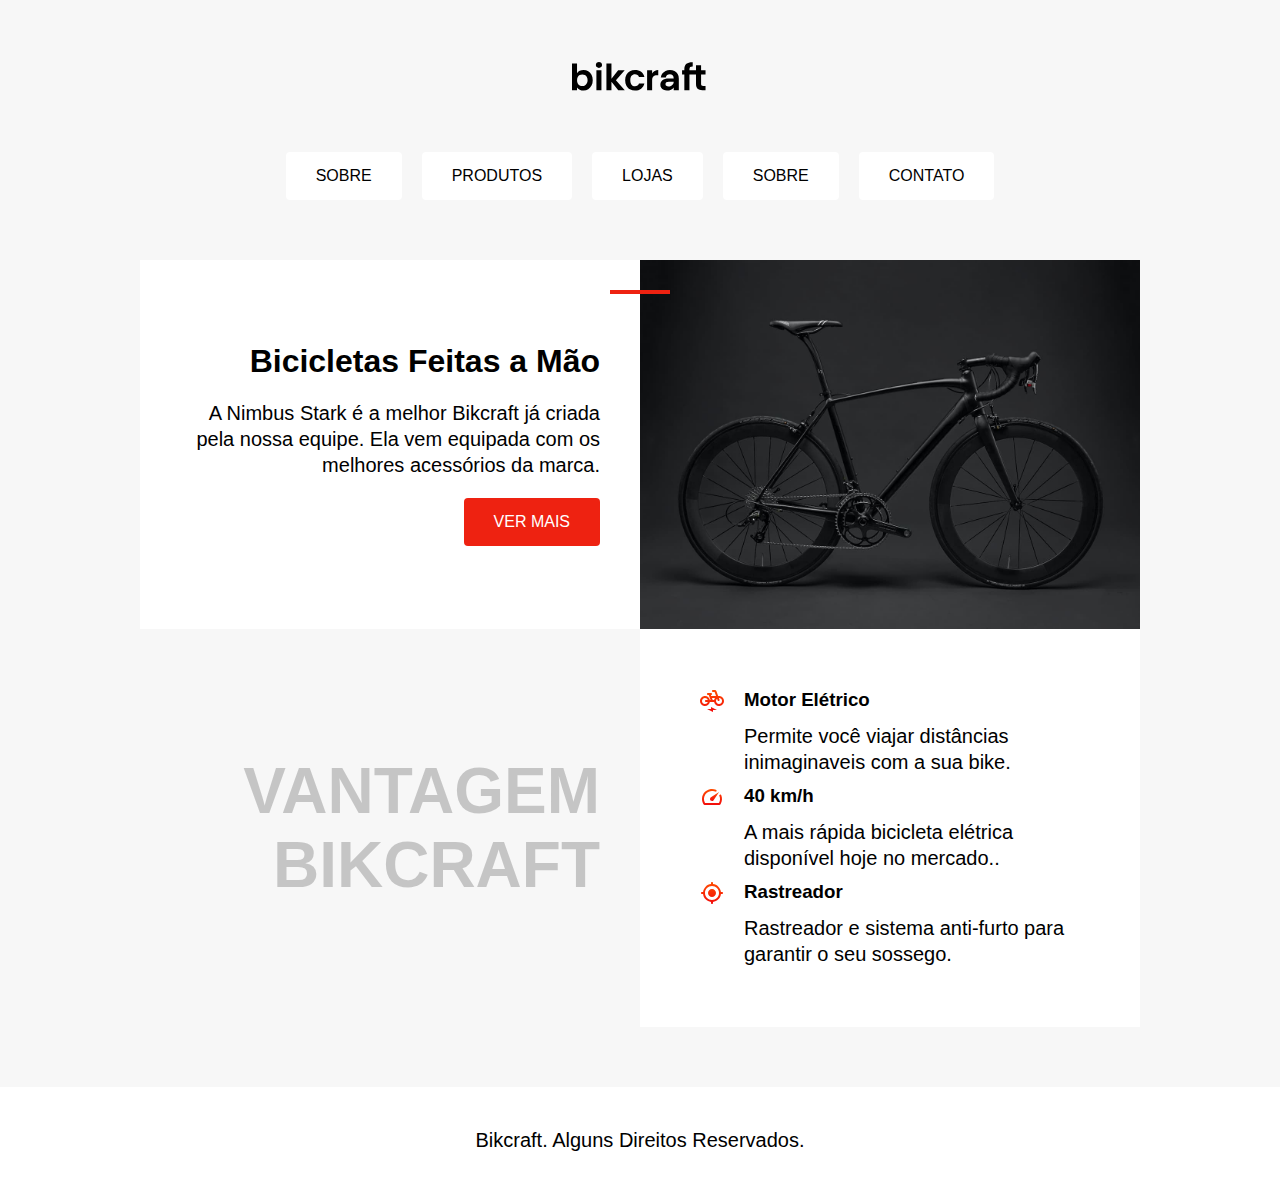
<file: Site_BikeCraft/Index.html>
<!DOCTYPE html>
<html lang="en">

<head>
  <meta charset="UTF-8">
  <meta http-equiv="X-UA-Compatible" content="IE=edge">
  <meta name="viewport" content="width=device-width, initial-scale=1.0">
  <link rel="stylesheet" href="style.css">
  <title>Document</title>
</head>

<body>

  <img src="./img/bikcraft.svg" alt="Bikcraft">

  <div class="menu">
    <a href="">Sobre</a>
    <a href="">Produtos</a>
    <a href="">Lojas</a>
    <a href="">Sobre</a>
    <a href="">Contato</a>
  </div>

  <div class="conteudo">

    <div class="introducao">
      <span class="detalhe"></span>
      <h1>Bicicletas Feitas a Mão</h1>
      <p>A Nimbus Stark é a melhor Bikcraft já criada pela nossa equipe. Ela vem equipada com os melhores acessórios da marca.</p>
      <a href="/" class="botao">Ver Mais</a>
    </div>

    <img src="./img/bicicleta.jpg" alt="Bicicleta Bikcraft Preta">

    <h2 class="subtitulo">Vantagem Bikcraft</h2>

    <div class="vantagens">
      <div class="vantagens-item">
        <img src="img/eletrica.svg" alt="">
        <h3>Motor Elétrico</h3>
        <p>Permite você viajar distâncias inimaginaveis com a sua bike.</p>
        <img src="img/velocidade.svg" alt="">
        <h3>40 km/h</h3>
        <p>A mais rápida bicicleta elétrica disponível hoje no mercado..</p>
        <img src="img/rastreador.svg" alt="">
        <h3>Rastreador</h3>
        <p>Rastreador e sistema anti-furto para garantir o seu sossego.</p>
      </div>
    </div>
  </div>
  <div class="rodape">
    <p>Bikcraft. Alguns Direitos Reservados.</p>
  </div>
</body>

</html>
</file>
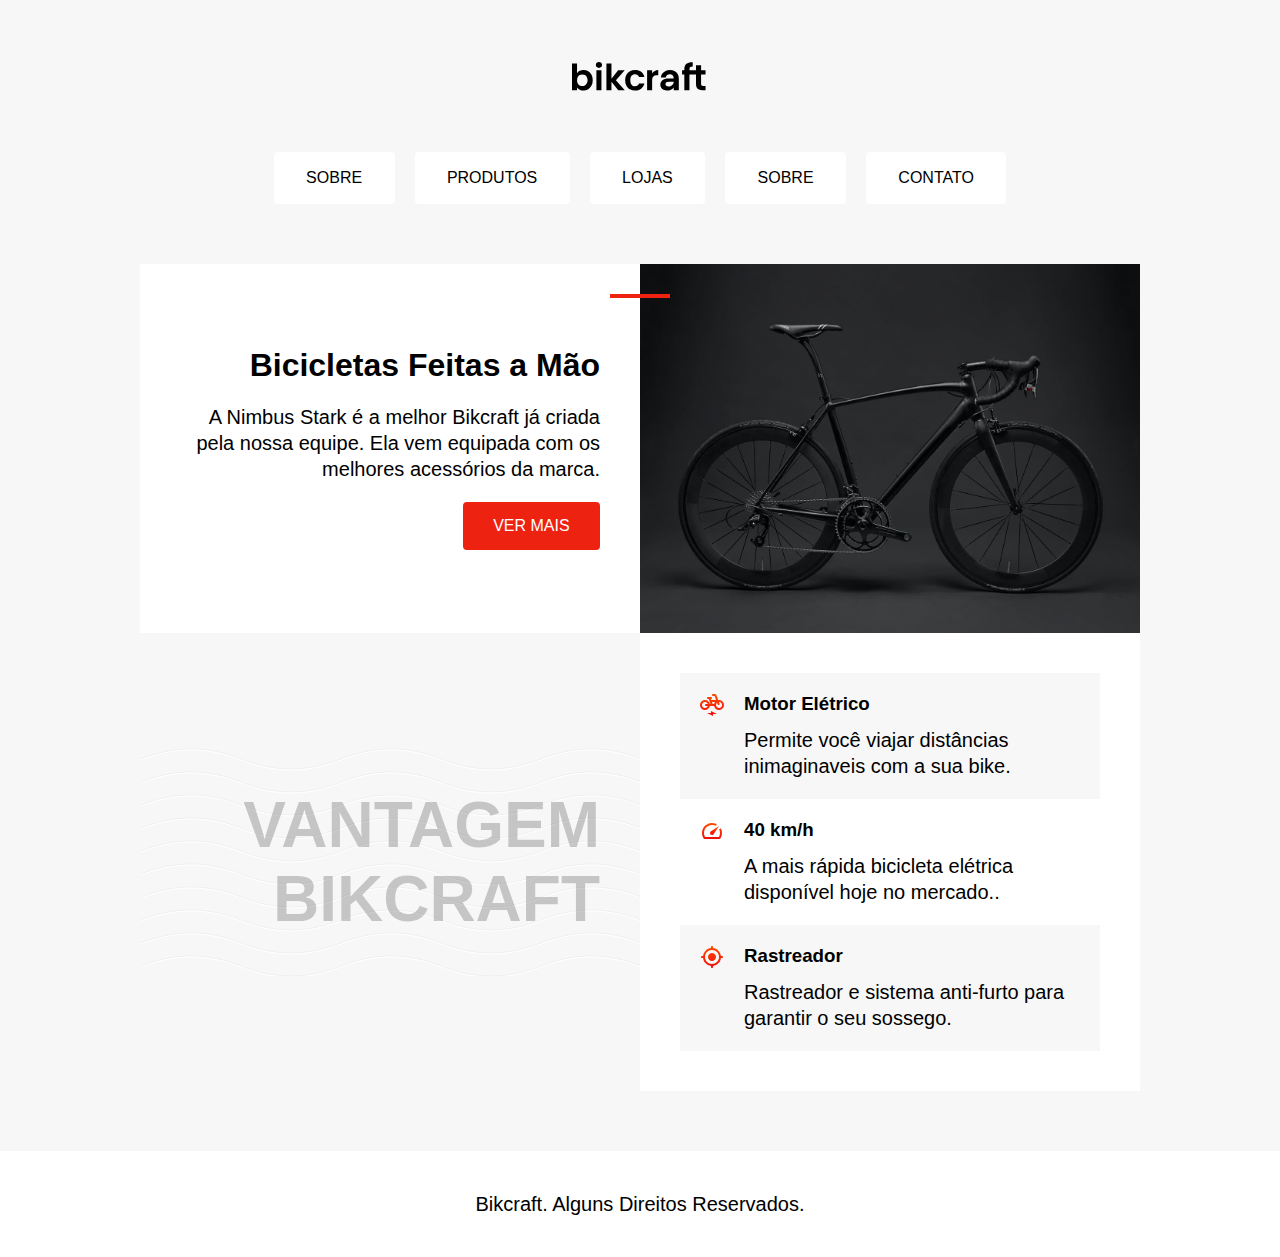
<file: Site_BikeCraft_Resposivo_Acessivel/Index.html>
<!DOCTYPE html>
<html lang="en">

<head>
  <meta charset="UTF-8">
  <meta http-equiv="X-UA-Compatible" content="IE=edge">
  <meta name="viewport" content="width=device-width, initial-scale=1.0">
  <link rel="stylesheet" href="style.css">
  <title>Document</title>
</head>

<body>
  <header class="header">
    <img src="./img/bikcraft.svg" alt="Bikcraft">

    <nav aria-label="primária">
      <ul class="menu">
        <li><a href="">Sobre</a></li>
        <li><a href="">Produtos</a></li>
        <li><a href="">Lojas</a></li>
        <li><a href="">Sobre</a></li>
        <li><a href="">Contato</a></li>
      </ul>
    </nav>

  </header>
  <main>

    <article class="conteudo">

      <div class="introducao" aria-labelledby="label-introducao">
        <h1 id="label-introducao">Bicicletas Feitas a Mão</h1>
        <p>A Nimbus Stark é a melhor Bikcraft já criada pela nossa equipe. Ela vem equipada com os melhores acessórios da marca.</p>
        <a href="/" class="botao">Ver Mais</a>
      </div>
      <div class="img-cover">
        <img src="./img/bicicleta.jpg" alt="Bicicleta Bikcraft Preta">
      </div>
    </article>

    <article class="conteudo conteudo-vantagem" aria-labelledby="label-vantagens">

      <h2 class="subtitulo" id="label-vantagens">Vantagem Bikcraft</h2>

      <div class="vantagens">
        <div class="vantagens-item">
          <img src="img/eletrica.svg" alt="">
          <h3>Motor Elétrico</h3>
          <p>Permite você viajar distâncias inimaginaveis com a sua bike.</p>
        </div>
        <div class="vantagens-item">
          <img src="img/velocidade.svg" alt="">
          <h3>40 km/h</h3>
          <p>A mais rápida bicicleta elétrica disponível hoje no mercado..</p>
        </div>
        <div class="vantagens-item">
          <img src="img/rastreador.svg" alt="">
          <h3>Rastreador</h3>
          <p>Rastreador e sistema anti-furto para garantir o seu sossego.</p>
        </div>
      </div>

    </article>
  </main>
  <div class="rodape">
    <p>Bikcraft. Alguns Direitos Reservados.</p>
  </div>
</body>

</html>
</file>
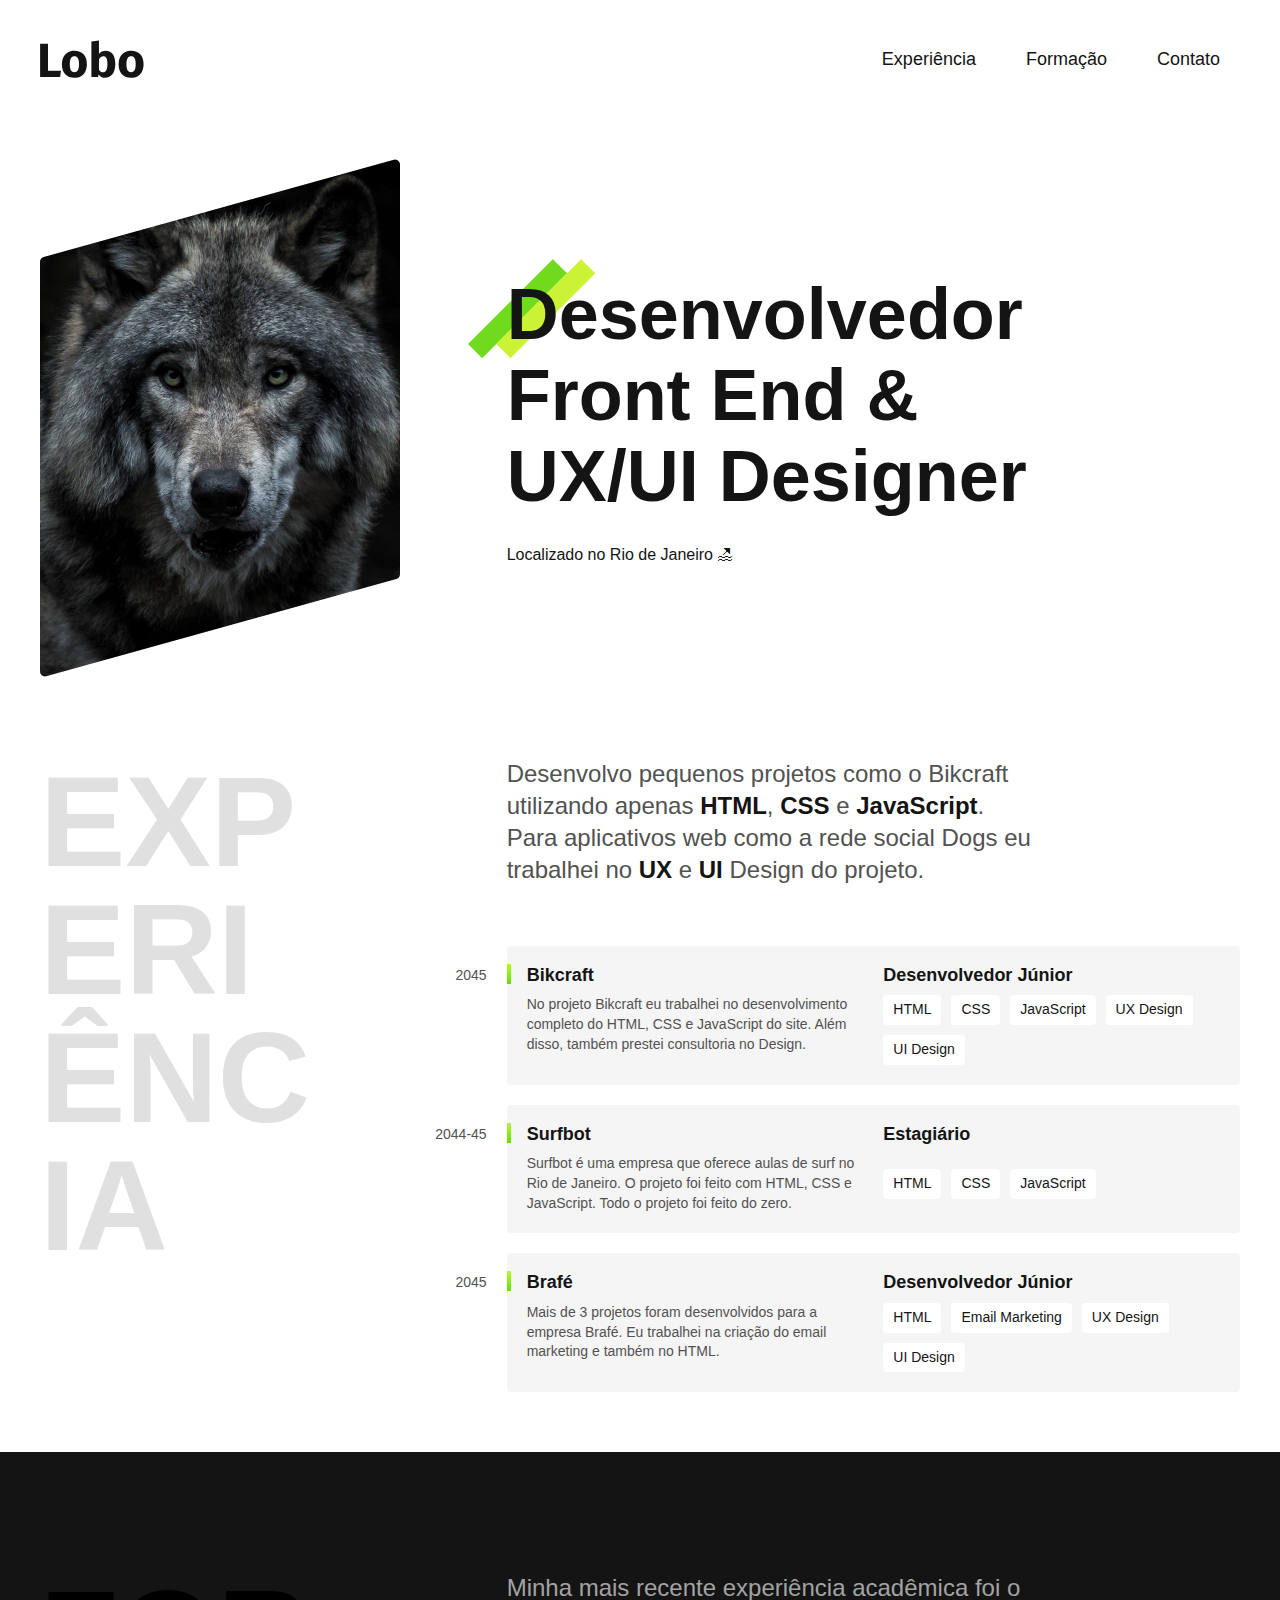
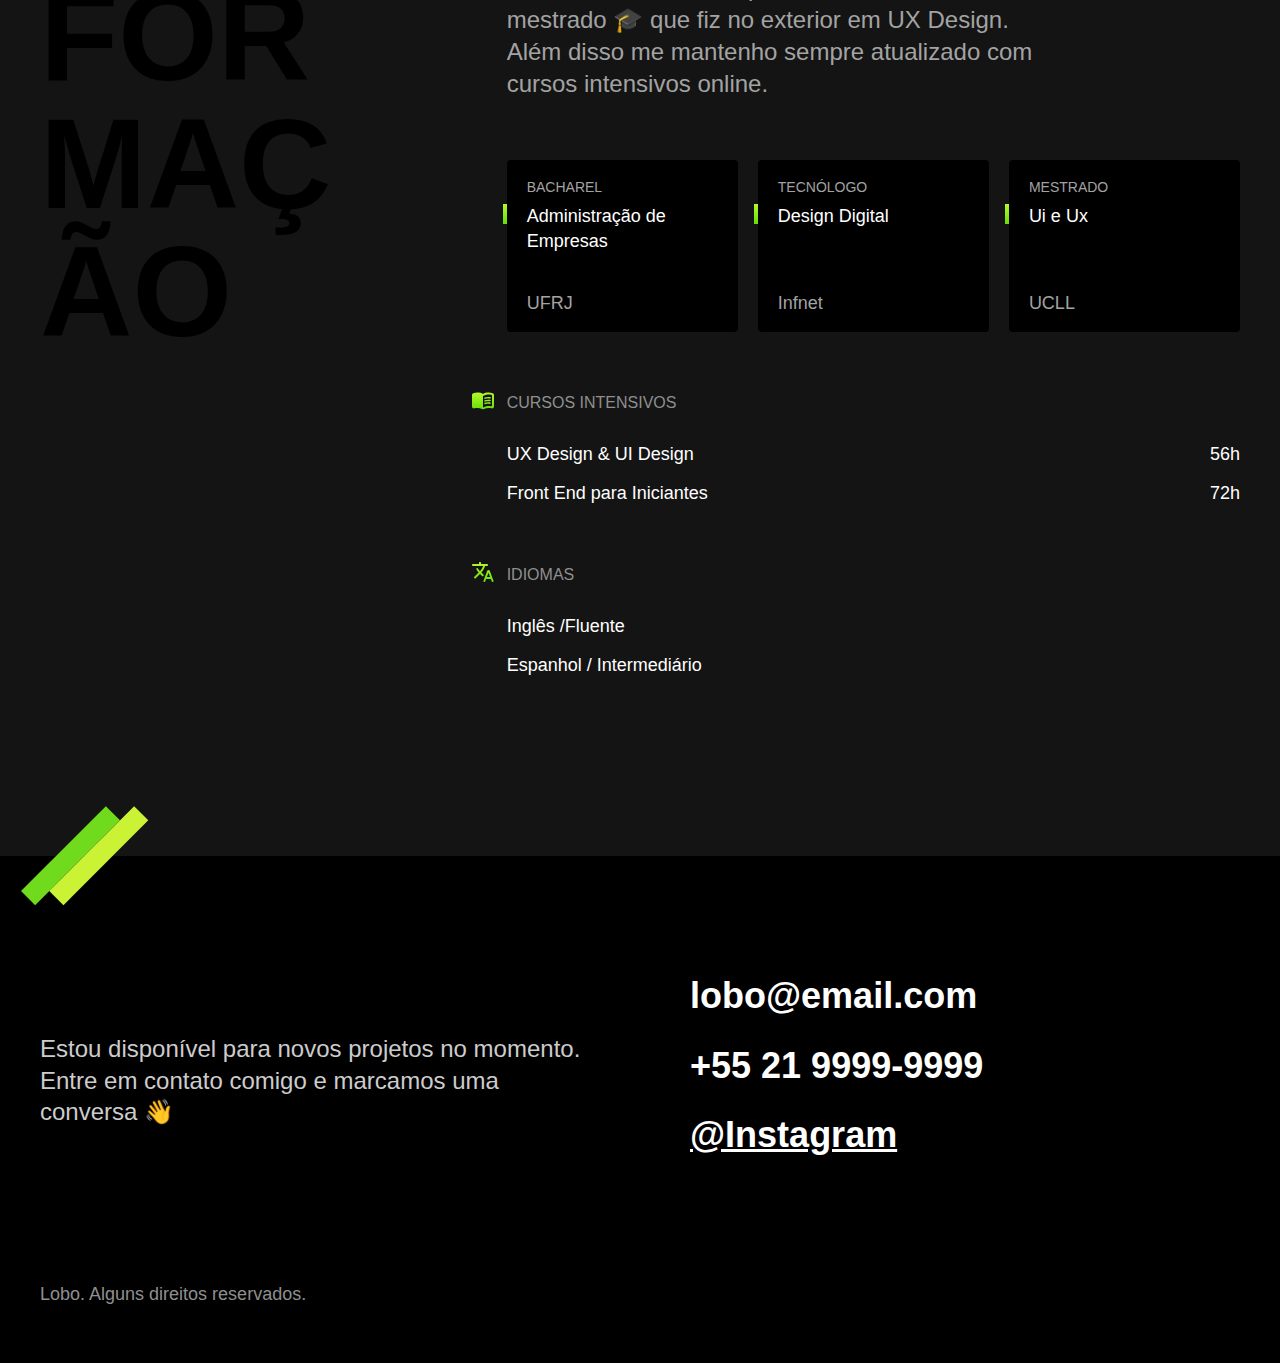
<file: Curso-Origamid/Portfólio_Responsivo_Acessivel/index.html>
<!DOCTYPE html>
<html lang="pt">

<head>
  <meta charset="UTF-8">
  <meta http-equiv="X-UA-Compatible" content="IE=edge">
  <meta name="viewport" content="width=device-width, initial-scale=1.0">
  <title>Lobo - Desenvolvedor e UX/UI Designer</title>
  <meta name="description" content="Desenvolvedor Front End e UX/UI Designer, 
  Localizado no Rio de Janeiro">
  <link rel="stylesheet" href="./css/style.css">
</head>

<body>

  <header class="header">
    <img src="./img/marca.svg" alt="Lobo" width="104" height="38">
    <nav>
      <ul class="header_menu">
        <li><a href="#experiencia">Experiência</a></li>
        <li><a href="#formacao">Formação</a></li>
        <li><a href="#contato">Contato</a></li>
      </ul>
    </nav>
  </header>

  <main class="container introducao">
    <img src="./img/perfil.jpg" alt="Lobo Cinza" width="360px" height="520px">
    <div class="">
      <h1>Desenvolvedor <br> Front End & <br> UX/UI Designer</h1>
      <p>Localizado no Rio de Janeiro 🏖</p>
    </div>
  </main>

  <section class="container experiencia" id="experiencia" aria-label="Experiência">
    <h2 class="subtitulo">Experiência</h2>
    <div>
      <p class="experiencia-texto">Desenvolvo pequenos projetos como o Bikcraft utilizando apenas <strong>HTML</strong>, <strong>CSS</strong> e <strong>JavaScript</strong>. Para aplicativos web como a rede social Dogs eu trabalhei no <strong>UX</strong> e <strong>UI</strong> Design do projeto.</p>

      <div class="empresas">
        <span class="empresa-ano">2045</span>
        <h3 class="empresa-titulo">Bikcraft</h3>
        <span class="empresa-titulo">Desenvolvedor Júnior</span>
        <p class="empresa-texto">No projeto Bikcraft eu trabalhei no desenvolvimento completo do HTML, CSS e JavaScript do site. Além disso, também prestei consultoria no Design.</p>
        <ul class="empresa-habilidades">
          <li>HTML</li>
          <li>CSS</li>
          <li>JavaScript</li>
          <li>UX Design</li>
          <li>UI Design</li>
        </ul>
      </div>

      <div class="empresas">
        <span class="empresa-ano">2044-45</span>
        <h3 class="empresa-titulo">Surfbot</h3>
        <span class="empresa-titulo">Estagiário</span>
        <p class="empresa-texto">Surfbot é uma empresa que oferece aulas de surf no Rio de Janeiro. O projeto foi feito com HTML, CSS e JavaScript. Todo o projeto foi feito do zero.</p>
        <ul class="empresa-habilidades">
          <li>HTML</li>
          <li>CSS</li>
          <li>JavaScript</li>
        </ul>
      </div>

      <div class="empresas">
        <span class="empresa-ano">2045</span>
        <h3 class="empresa-titulo">Brafé</h3>
        <span class="empresa-titulo">Desenvolvedor Júnior</span>
        <p class="empresa-texto">Mais de 3 projetos foram desenvolvidos para a empresa Brafé. Eu trabalhei na criação do email marketing e também no HTML.</p>
        <ul class="empresa-habilidades">
          <li>HTML</li>
          <li>Email Marketing</li>
          <li>UX Design</li>
          <li>UI Design</li>
        </ul>
      </div>
    </div>
  </section>

  <section class="formacao" id="formacao" aria-label="Formação">
    <div class="container formacao-container">
      <h2 class="subtitulo">Formação</h2>

      <div>
        <p class="formacao-texto">Minha mais recente experiência acadêmica foi o mestrado 🎓 que fiz no exterior em UX Design. Além disso me mantenho sempre atualizado com cursos intensivos online.</p>
        <ul class="faculdade-lista">
          <li class="faculdade">
            <span class="faculdade-tipo">Bacharel</span>
            <h3 class="faculdade-curso">Administração de Empresas</h3>
            <span class="faculdade-instituicao">UFRJ</span>
          </li>
          <li class="faculdade">
            <span class="faculdade-tipo">Tecnólogo</span>
            <h3 class="faculdade-curso">Design Digital</h3>
            <span class="faculdade-instituicao">Infnet</span>
          </li>
          <li class="faculdade">
            <span class="faculdade-tipo">Mestrado</span>
            <h3 class="faculdade-curso">Ui e Ux</h3>
            <span class="faculdade-instituicao">UCLL</span>
          </li>
        </ul>
        <div class="formacao-extra">
          <div class="curso">
            <h3>Cursos Intensivos</h3>
            <ul>
              <li>UX Design & UI Design <span>56h</span></li>
              <li>Front End para Iniciantes <span>72h</span></li>
            </ul>
          </div>

          <div class="idiomas">
            <h3>Idiomas</h3>
            <ul>
              <li>Inglês <span>/Fluente</span></li>
              <li>Espanhol <span>/ Intermediário</span></li>
            </ul>
          </div>
        </div>

      </div>
    </div>
  </section>
  <footer class="footer" id="contato">
    <div class="container footer-container">
      <p class="footer-texto">Estou disponível para novos projetos no momento. Entre em contato comigo e marcamos uma conversa 👋</p>
      <ul class="footer-contato">
        <li>lobo@email.com</li>
        <li>+55 21 9999-9999</li>
        <li><a href="/">@Instagram</a></li>
      </ul>
      <p class="footer-copy">Lobo. Alguns direitos reservados.</p>
    </div>
  </footer>
</body>

</html>
</file>
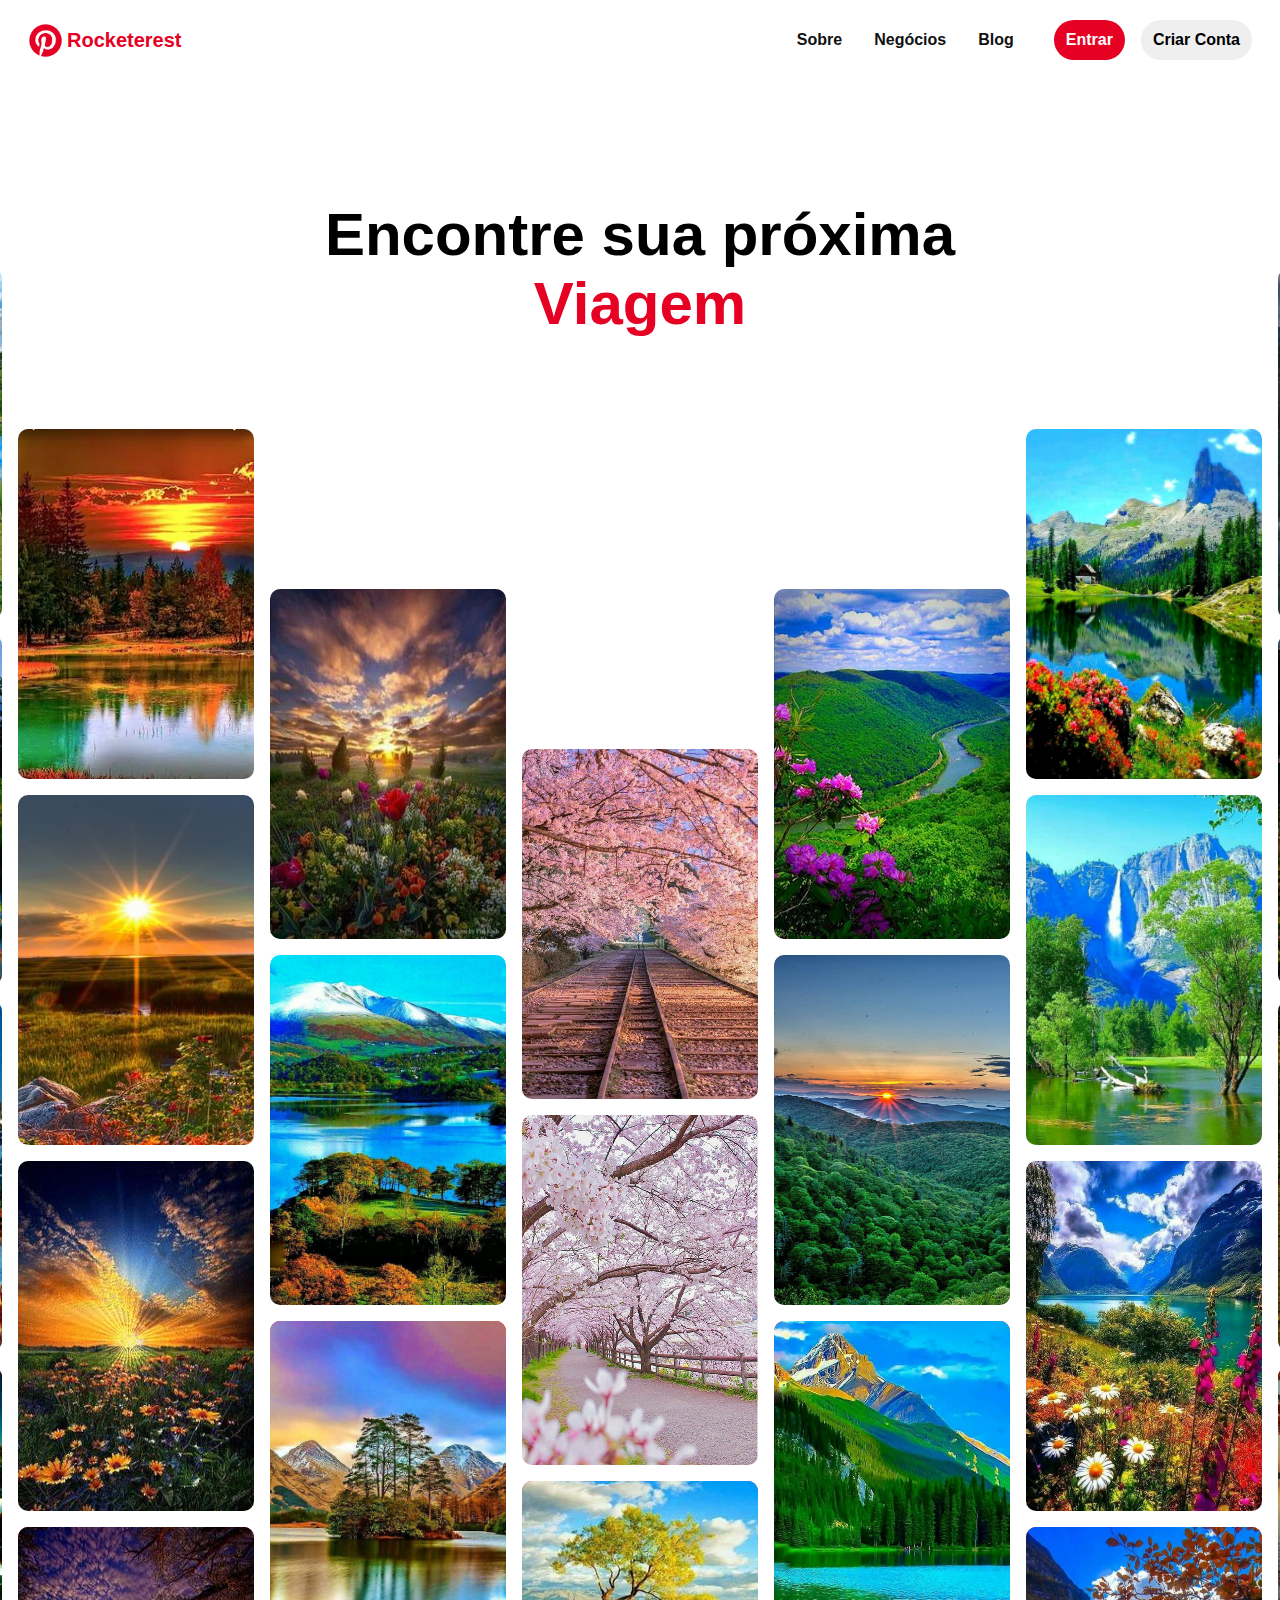
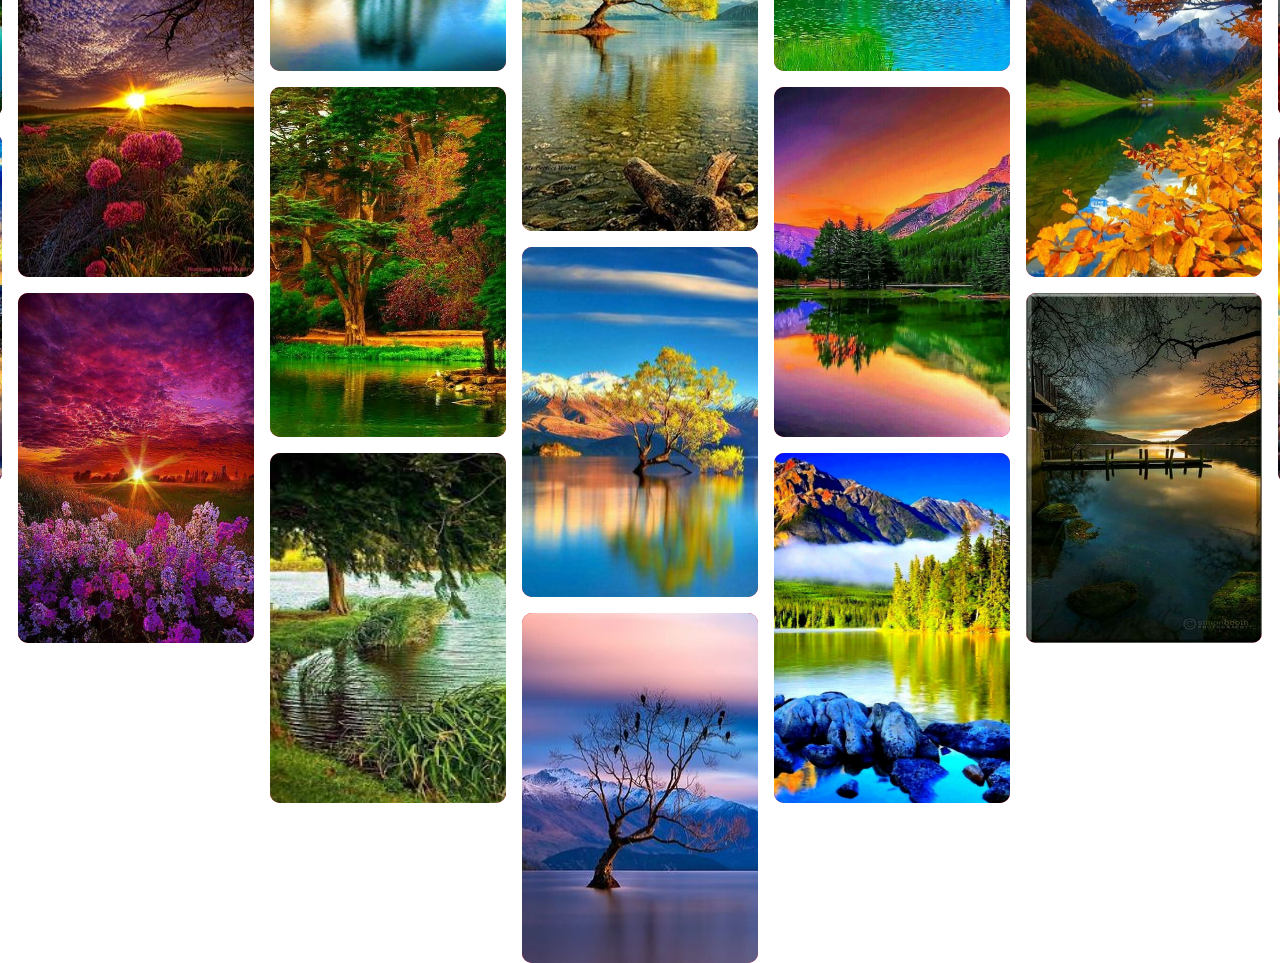
<file: Desafios_Rockteseat/Site_Pinterest/index.html>
<!DOCTYPE html>
<html lang="en">

<head>
  <meta charset="UTF-8" />
  <meta name="viewport" content="width=device-width, initial-scale=1.0" />
  <title>Pinterest UI Clone</title>

  <link rel="stylesheet" href="styles/styles.css" />
</head>

<body>
  <header>
    <div class="grid2">
      <img src="img/logo.png" class="logo">
      <h3>Rocketerest</h3>
    </div>
    <nav>
      <ul>
        <li><a href="#">Sobre</a></li>
      </ul>
      <ul>
        <li><a href="#">Negócios</a></li>
      </ul>
      <ul>
        <li><a href="#">Blog</a></li>
      </ul>

      <div class="buttons">
        <button class="login">Entrar</button>
        <button class="signup">Criar Conta</button>
      </div>
    </nav>
  </header>

  <div class="heading">
    <span class="text">Encontre sua próxima</span>

    <div class="wrapper">
      <div class="offset">
        <h2 class="text animate-before">Viagem</h2>
      </div>
      <div class="offset">
        <h2 class="text animate-before">Segunda Viagem</h2>
      </div>
      <div class="offset">
        <h2 class="text animate-before">Terceira Viagem</h2>
      </div>
      <div class="offset">
        <h2 class="text animate-before">Quarta Viagem</h2>
      </div>
    </div>
  </div>

  <div class="grid-container">
    <div class="grid">
      <div class="column animate-before">
        <img /img src="img/img1.jpg" class="item">
        <img src="img/img2.jpg" class="item">
        <img src="img/img3.jpg" class="item">
        <img src="img/img4.jpg" class="item">
        <img src="img/img5.jpg" class="item">
      </div>
      <div class="column animate-before">
        <img src="img/img6.jpg" class="item">
        <img src="img/img7.jpg" class="item">
        <img src="img/img8.jpg" class="item">
        <img src="img/img9.jpg" class="item">
        <img src="img/img10.jpg" class="item">
      </div>
      <div class="column animate-before">
        <img src="img/img11.jpg" class="item">
        <img src="img/img12.jpg" class="item">
        <img src="img/img13.jpg" class="item">
        <img src="img/img14.jpg" class="item">
        <img src="img/img15.jpg" class="item">
      </div>
      <div class="column animate-before">
        <img src="img/img16.jpg" class="item">
        <img src="img/img17.jpg" class="item">
        <img src="img/img18.jpg" class="item">
        <img src="img/img19.jpg" class="item">
        <img src="img/img20.jpg" class="item">
      </div>
      <div class="column animate-before">
        <img src="img/img21.jpg" class="item">
        <img src="img/img22.jpg" class="item">
        <img src="img/img23.jpg" class="item">
        <img src="img/img24.jpg" class="item">
        <img src="img/img25.jpg" class="item">
      </div>
      <div class="column animate-before">
        <img src="img/img26.jpg" class="item">
        <img src="img/img27.jpg" class="item">
        <img src="img/img28.jpg" class="item">
        <img src="img/img29.jpg" class="item">
        <img src="img/img30.jpg" class="item">
      </div>
      <div class="column animate-before">
        <img src="img/img31.jpg" class="item">
        <img src="img/img32.jpg" class="item">
        <img src="img/img33.jpg" class="item">
        <img src="img/img34.jpg" class="item">
        <img src="img/img35.jpg" class="item">
      </div>
    </div>
    <div class="grid">
      <div class="column animate-before">
        <img src="img/img1.jpg" class="item">
        <img src="img/img2.jpg" class="item">
        <img src="img/img3.jpg" class="item">
        <img src="img/img4.jpg" class="item">
        <img src="img/img5.jpg" class="item">
      </div>
      <div class="column animate-before">
        <img src="img/img6.jpg" class="item">
        <img src="img/img7.jpg" class="item">
        <img src="img/img8.jpg" class="item">
        <img src="img/img9.jpg" class="item">
        <img src="img/img10.jpg" class="item">
      </div>
      <div class="column animate-before">
        <img src="img/img11.jpg" class="item">
        <img src="img/img12.jpg" class="item">
        <img src="img/img13.jpg" class="item">
        <img src="img/img14.jpg" class="item">
        <img src="img/img15.jpg" class="item">
      </div>
      <div class="column animate-before">
        <img src="img/img16.jpg" class="item">
        <img src="img/img17.jpg" class="item">
        <img src="img/img18.jpg" class="item">
        <img src="img/img19.jpg" class="item">
        <img src="img/img20.jpg" class="item">
      </div>
      <div class="column animate-before">
        <img src="img/img21.jpg" class="item">
        <img src="img/img22.jpg" class="item">
        <img src="img/img23.jpg" class="item">
        <img src="img/img24.jpg" class="item">
        <img src="img/img25.jpg" class="item">
      </div>
      <div class="column animate-before">
        <img src="img/img26.jpg" class="item">
        <img src="img/img27.jpg" class="item">
        <img src="img/img28.jpg" class="item">
        <img src="img/img29.jpg" class="item">
        <img src="img/img30.jpg" class="item">
      </div>
      <div class="column animate-before">
        <img src="img/img31.jpg" class="item">
        <img src="img/img32.jpg" class="item">
        <img src="img/img33.jpg" class="item">
        <img src="img/img34.jpg" class="item">
        <img src="img/img35.jpg" class="item">
      </div>
    </div>
    <div class="grid">
      <div class="column animate-before">
        <img src="img/img1.jpg" class="item">
        <img src="img/img2.jpg" class="item">
        <img src="img/img3.jpg" class="item">
        <img src="img/img4.jpg" class="item">
        <img src="img/img5.jpg" class="item">
      </div>
      <div class="column animate-before">
        <img src="img/img6.jpg" class="item">
        <img src="img/img7.jpg" class="item">
        <img src="img/img8.jpg" class="item">
        <img src="img/img9.jpg" class="item">
        <img src="img/img10.jpg" class="item">
      </div>
      <div class="column animate-before">
        <img src="img/img11.jpg" class="item">
        <img src="img/img12.jpg" class="item">
        <img src="img/img13.jpg" class="item">
        <img src="img/img14.jpg" class="item">
        <img src="img/img15.jpg" class="item">
      </div>
      <div class="column animate-before">
        <img src="img/img16.jpg" class="item">
        <img src="img/img17.jpg" class="item">
        <img src="img/img18.jpg" class="item">
        <img src="img/img19.jpg" class="item">
        <img src="img/img20.jpg" class="item">
      </div>
      <div class="column animate-before">
        <img src="img/img21.jpg" class="item">
        <img src="img/img22.jpg" class="item">
        <img src="img/img23.jpg" class="item">
        <img src="img/img24.jpg" class="item">
        <img src="img/img25.jpg" class="item">
      </div>
      <div class="column animate-before">
        <img src="img/img26.jpg" class="item">
        <img src="img/img27.jpg" class="item">
        <img src="img/img28.jpg" class="item">
        <img src="img/img29.jpg" class="item">
        <img src="img/img30.jpg" class="item">
      </div>
      <div class="column animate-before">
        <img src="img/img31.jpg" class="item">
        <img src="img/img32.jpg" class="item">
        <img src="img/img33.jpg" class="item">
        <img src="img/img34.jpg" class="item">
        <img src="img/img35.jpg" class="item">
      </div>
    </div>
    <div class="grid">
      <div class="column animate-before">
        <img src="img/img1.jpg" class="item">
        <img src="img/img2.jpg" class="item">
        <img src="img/img3.jpg" class="item">
        <img src="img/img4.jpg" class="item">
        <img src="img/img5.jpg" class="item">
      </div>
      <div class="column animate-before">
        <img src="img/img6.jpg" class="item">
        <img src="img/img7.jpg" class="item">
        <img src="img/img8.jpg" class="item">
        <img src="img/img9.jpg" class="item">
        <img src="img/img10.jpg" class="item">
      </div>
      <div class="column animate-before">
        <img src="img/img11.jpg" class="item">
        <img src="img/img12.jpg" class="item">
        <img src="img/img13.jpg" class="item">
        <img src="img/img14.jpg" class="item">
        <img src="img/img15.jpg" class="item">
      </div>
      <div class="column animate-before">
        <img src="img/img16.jpg" class="item">
        <img src="img/img17.jpg" class="item">
        <img src="img/img18.jpg" class="item">
        <img src="img/img19.jpg" class="item">
        <img src="img/img20.jpg" class="item">
      </div>
      <div class="column animate-before">
        <img src="img/img21.jpg" class="item">
        <img src="img/img22.jpg" class="item">
        <img src="img/img23.jpg" class="item">
        <img src="img/img24.jpg" class="item">
        <img src="img/img25.jpg" class="item">
      </div>
      <div class="column animate-before">
        <img src="img/img26.jpg" class="item">
        <img src="img/img27.jpg" class="item">
        <img src="img/img28.jpg" class="item">
        <img src="img/img29.jpg" class="item">
        <img src="img/img30.jpg" class="item">
      </div>
      <div class="column animate-before">
        <img src="img/img31.jpg" class="item">
        <img src="img/img32.jpg" class="item">
        <img src="img/img33.jpg" class="item">
        <img src="img/img34.jpg" class="item">
        <img src="img/img35.jpg" class="item">
      </div>
    </div>
    <script src="script.js"></script>
</body>

</html>
</file>
<file: Site_BikeCraft/style.css>
body {
  font-family: Arial, Helvetica, sans-serif;
  margin: 0px;
  background: #f7f7f7;
  display: grid;
  gap: 60px;
  justify-items: center;
  margin-top: 60px;
}
img {
  max-width: 100%;
  display: block;
}

a {
  text-decoration: none;
}

p,
h1,
h2,
h3 {
  margin: 0px;
}

p {
  font-size: 20px;
  line-height: 1.3;
}

.menu {
  display: flex;
  gap: 20px;
  flex-wrap: wrap;
  justify-content: center;
}

.menu a {
  background: #ffffff;
  padding: 15px 30px;
  border-radius: 4px;
  color: #000000;
  text-transform: uppercase;
}

.conteudo {
  display: grid;
  grid-template-columns: 1fr 1fr;
  max-width: 1000px;
}

.introducao {
  background-color: #ffffff;
  padding: 40px;
  text-align: right;
  position: relative;
  display: grid;
  align-content: center;
  gap: 20px;
  justify-items: end;
}

.detalhe {
  width: 60px;
  height: 4px;
  background-color: #e21;
  position: absolute;
  top: 30px;
  right: -30px;
}

.botao {
  background-color: #e21;
  padding: 15px 30px;
  border-radius: 4px;
  text-transform: uppercase;
  color: #ffffff;
}

.subtitulo {
  font-size: 64px;
  text-transform: uppercase;
  color: rgba(0, 0, 0, 0.2);
  text-align: right;
  align-self: center;
  padding: 40px;
}

.vantagens {
  background: #ffffff;
  padding: 40px;
}

.vantagens-item {
  display: grid;
  grid-template-columns: auto 1fr;
  gap: 10px 20px;
  padding: 20px;
}

.vantagens-item p {
  grid-column: 2;
}

.rodape {
  width: 100%;
  text-align: center;
  padding: 40px;
  background: #ffffff;
  box-sizing: border-box;
}
</file>
<file: Site_BikeCraft_Resposivo_Acessivel/style.css>
body {
  font-family: Arial, Helvetica, sans-serif;
  margin: 0px;
  background: #f7f7f7;
  display: grid;
  gap: 3.75rem;
  justify-items: center;
  margin-top: 3.75rem;
}

.header {
  display: grid;
  gap: 3.75rem;
  justify-items: center;
}

img {
  max-width: 100%;
  display: block;
}

a {
  text-decoration: none;
}

ul {
  list-style: none;
  margin: 0px;
  padding: 0px;
}

p,
h1,
h2,
h3 {
  margin: 0px;
}

p {
  font-size: 1.25rem;
  line-height: 1.3;
}

.menu {
  display: flex;
  gap: 1.25rem;
  flex-wrap: wrap;
  justify-content: center;
}

.menu a {
  display: block;
  background: #ffffff;
  padding: 0.94rem 1.9rem;
  border-radius: 0.25rem;
  color: #000000;
  text-transform: uppercase;
  border: 2px solid white;
}

.menu a:hover {
  border: 2px solid #e21;
}

.conteudo {
  display: grid;
  grid-template-columns: 1fr 1fr;
  max-width: 62.5rem;
}

.introducao {
  background-color: #ffffff;
  padding: 2.5rem;
  text-align: right;
  position: relative;
  display: grid;
  align-content: center;
  gap: 1.25rem;
  justify-items: end;
}

.introducao h1 {
  font-size: 2rem;
}

.introducao:before {
  content: "";
  width: 3.75rem;
  height: 0.25rem;
  background-color: #e21;
  position: absolute;
  top: 1.9rem;
  right: -1.9rem;
}

.img-cover img {
  object-fit: cover;
  height: 100%;
}

.botao {
  background-color: #e21;
  padding: 0.94rem 1.9rem;
  border-radius: 0.25rem;
  text-transform: uppercase;
  color: #ffffff;
}

.botao:hover {
  background-color: #900;
}

.subtitulo {
  font-size: 4rem;
  text-transform: uppercase;
  color: rgba(0, 0, 0, 0.2);
  text-align: right;
  align-self: center;
  padding: 2.5rem;
  background-image: url(img/onda.svg);
  /*word-break: break-all;*/
}

.vantagens {
  background: #ffffff;
  padding: 2.5rem;
}

.vantagens-item {
  display: grid;
  grid-template-columns: auto 1fr;
  gap: 0.625rem 1.25rem;
  padding: 1.25rem;
}

.vantagens-item p {
  grid-column: 2;
}

.vantagens-item:hover {
  border-left: 4px solid #e21;
}

.vantagens-item:nth-child(odd) {
  background-color: #f7f7f7;
}

.rodape {
  width: 100%;
  text-align: center;
  padding: 2.5rem;
  background: #ffffff;
  box-sizing: border-box;
}

@media (max-width: 1000px) {
  .conteudo-vantagem {
    grid-template-columns: 1fr;
  }
  .subtitulo {
    text-align: center;
    margin: 90px 0;
  }
}

@media (max-width: 600px) {
  body {
    gap: 30px;
    margin-top: 20px;
  }
  .header {
    gap: 30px;
  }
  .conteudo {
    grid-template-columns: 1fr;
  }
  .introducao {
    text-align: left;
    justify-items: start;
  }
  .introducao:before {
    display: none;
  }
  .subtitulo {
    font-size: 3rem;
    margin: 40px 0;
  }
}
@media (max-width: 400px) {
  .subtitulo {
    font-size: 2rem;
  }
  p {
    font-size: 1rem;
  }
  .menu {
    padding: 0.54rem 1rem;
  }
}
</file>
<file: Curso-Origamid/Portfólio_Responsivo_Acessivel/css/style.css>
@import "./header.css";
@import "./global.css";
@import "./introducao.css";
@import "./experiencia.css";
@import "./formacao.css";
@import "./footer.css";
</file>
<file: Desafios_Rockteseat/Site_Pinterest/styles/styles.css>
* {
  margin: 0;
  padding: 0;
  box-sizing: border-box;
}

*,
button,
input {
  font-family: -apple-system, Ubuntu, Arial, sans-serif;
}

*,
li {
  list-style: none;
}

.animate-before {
  transform: translateY(40px);
  opacity: 0;
  pointer-events: none;
}

.animate-after {
  transform: translateY(-40px);
  opacity: 0;
  pointer-events: none;
}

header {
  display: flex;
  justify-content: space-between;
  align-items: center;
  padding: 15px 28px 15px 24px;
}
header h3 {
  margin: 0;
  padding: 0;
  border: 0;
  font-size: 100%;
  font: inherit;
  vertical-align: baseline;
  color: #e60023;
  font-size: 20px;
  font-weight: 700;
}
header nav {
  display: flex;
  align-items: center;
}
header nav ul li {
  padding: 16px;
}
header nav ul li a {
  text-decoration: none;
  font-size: 16px;
  color: #111;
  font-weight: 700;
}
header nav ul li a:hover {
  text-decoration: underline;
}
header nav .buttons {
  display: flex;
  margin-left: 24px;
}
header nav .buttons button {
  font-size: 16px;
  font-weight: 700;
  padding: 11px 12px;
  border-radius: 24px;
  border: none;
  display: flex;
  align-items: center;
  justify-content: center;
}
header nav .buttons .login {
  color: #fff;
  background: #e60023;
}
header nav .buttons .signup {
  margin-left: 16px;
  background: #efefef;
}

.logo {
  max-width: 43px;
}

.grid2 {
  display: grid;
  grid-template-columns: auto 1fr;
  justify-items: center;
  align-items: center;
}

.heading {
  margin-top: 120px;
  display: flex;
  flex-direction: column;
  align-items: center;
  text-align: center;
}
.heading .text {
  font-size: 60px;
  font-weight: 600;
}
.heading .wrapper {
  position: relative;
}
.heading .wrapper .offset {
  position: absolute;
  top: 0;
  left: 0;
  transform: translateX(-50%);
}
.heading .wrapper .text {
  white-space: nowrap;
  color: #e60023;
  transition-duration: 1s;
}

.grid-container {
  display: flex;
  flex-direction: column;
  align-items: center;
  overflow: hidden;
}

.grid {
  display: grid;
  grid-template-columns: repeat(7, 252px);
  max-height: 0px;
  visibility: hidden;
  pointer-events: none;
}
.grid.active {
  max-height: unset;
  visibility: visible;
  pointer-events: auto;
}

.column {
  width: 100%;
  display: flex;
  flex-direction: column;
  align-items: center;
  transition: 1s;
}
.column:nth-child(1) {
  margin-top: 0;
  transition-delay: 0s;
}
.column:nth-child(2) {
  margin-top: 160px;
  transition-delay: 0.2s;
}
.column:nth-child(3) {
  margin-top: 320px;
  transition-delay: 0.4s;
}
.column:nth-child(4) {
  margin-top: 480px;
  transition-delay: 0.6s;
}
.column:nth-child(5) {
  margin-top: 320px;
  transition-delay: 0.8s;
}
.column:nth-child(6) {
  margin-top: 160px;
  transition-delay: 1s;
}
.column:nth-child(7) {
  margin-top: 0;
  transition-delay: 1.2s;
}

.item {
  width: 236px;
  height: 350px;
  background: #e60023;
  border-radius: 10px;
}

.item:not(:first-child) {
  margin-top: 16px;
} /*# sourceMappingURL=styles.css.map */
</file>
